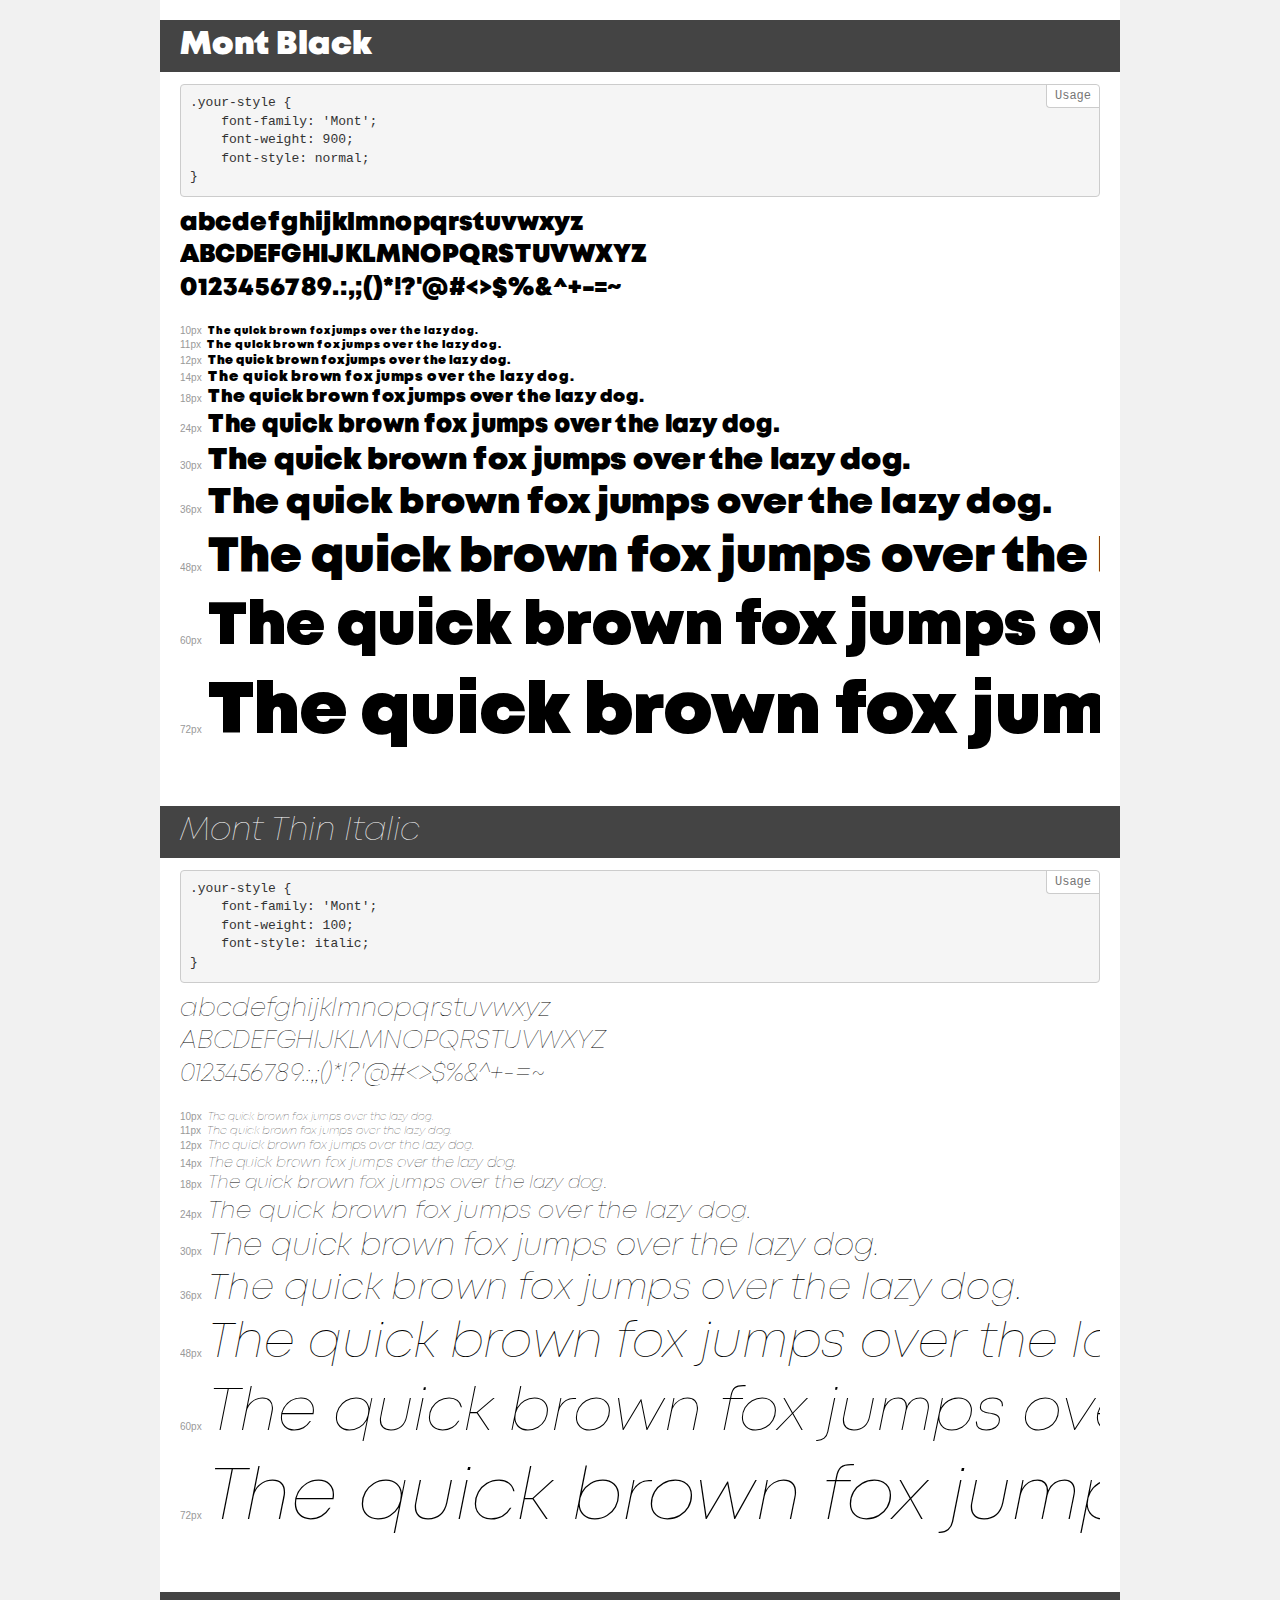
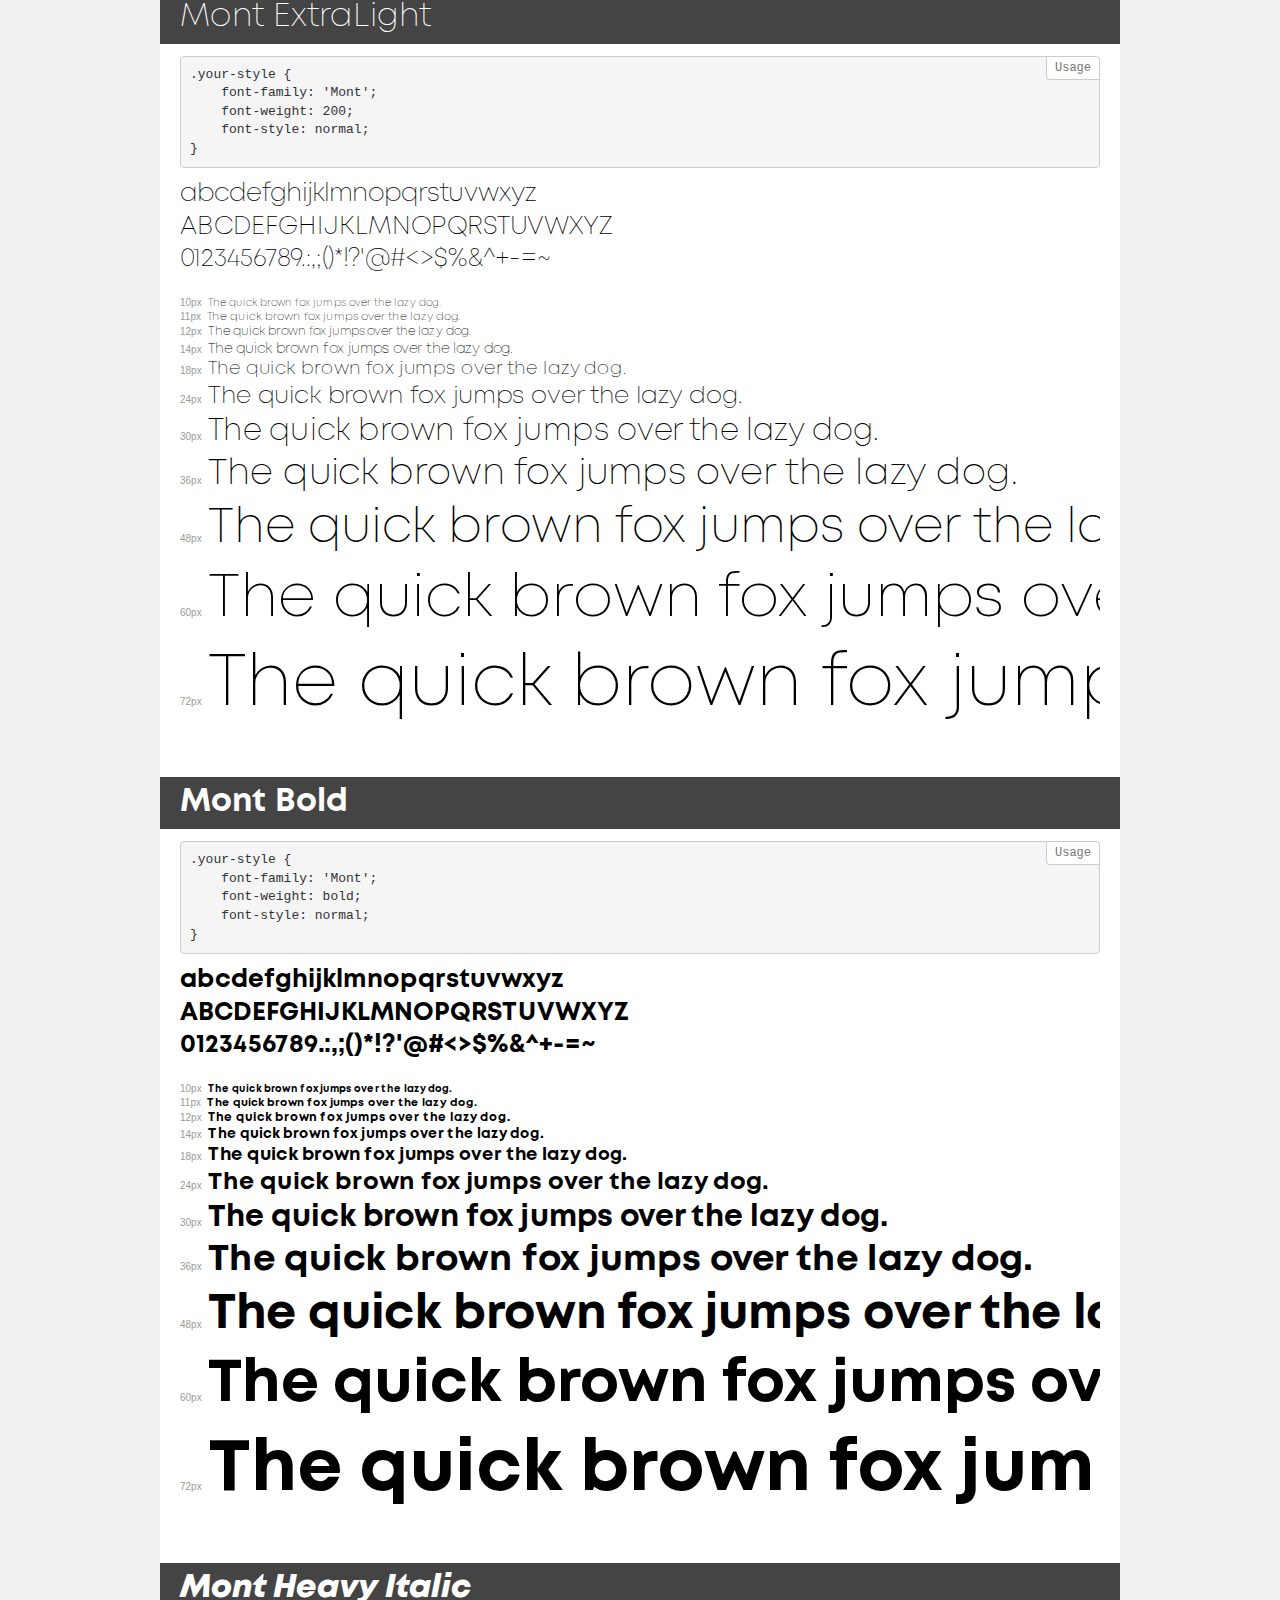
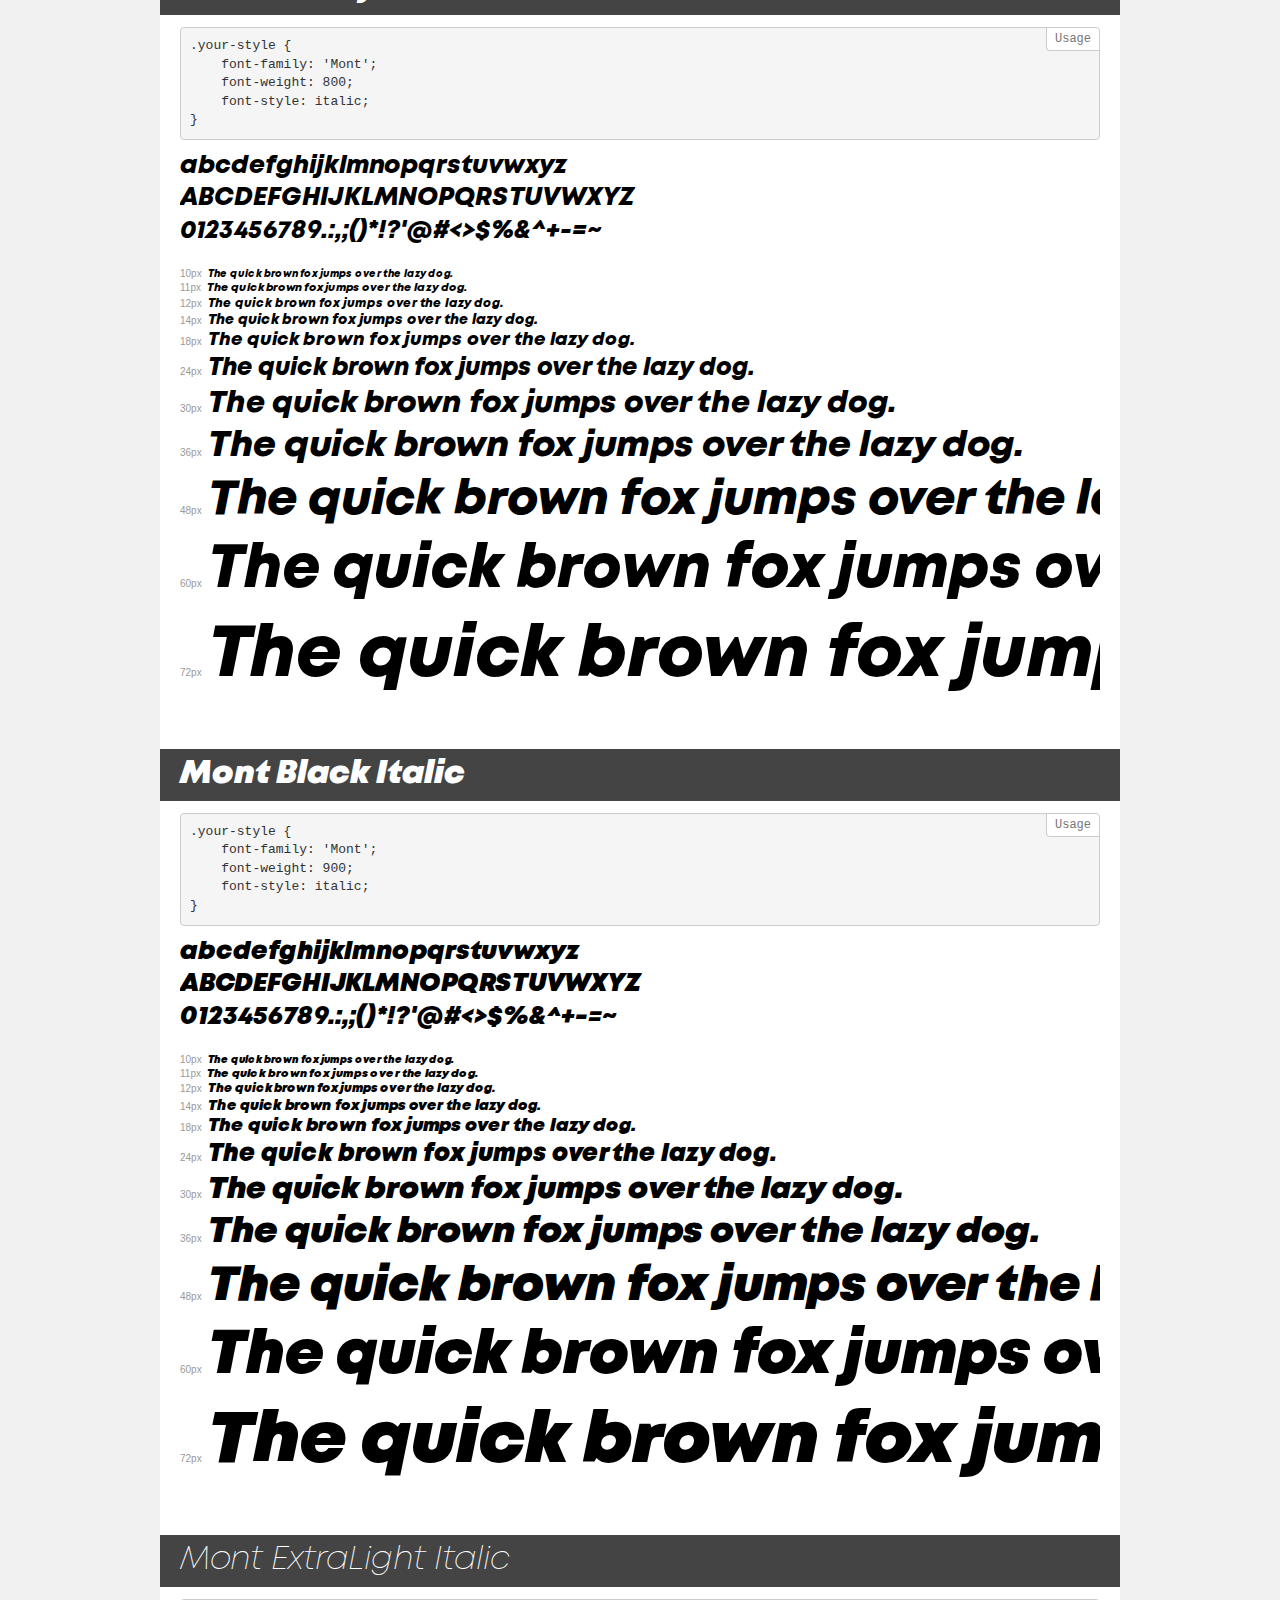
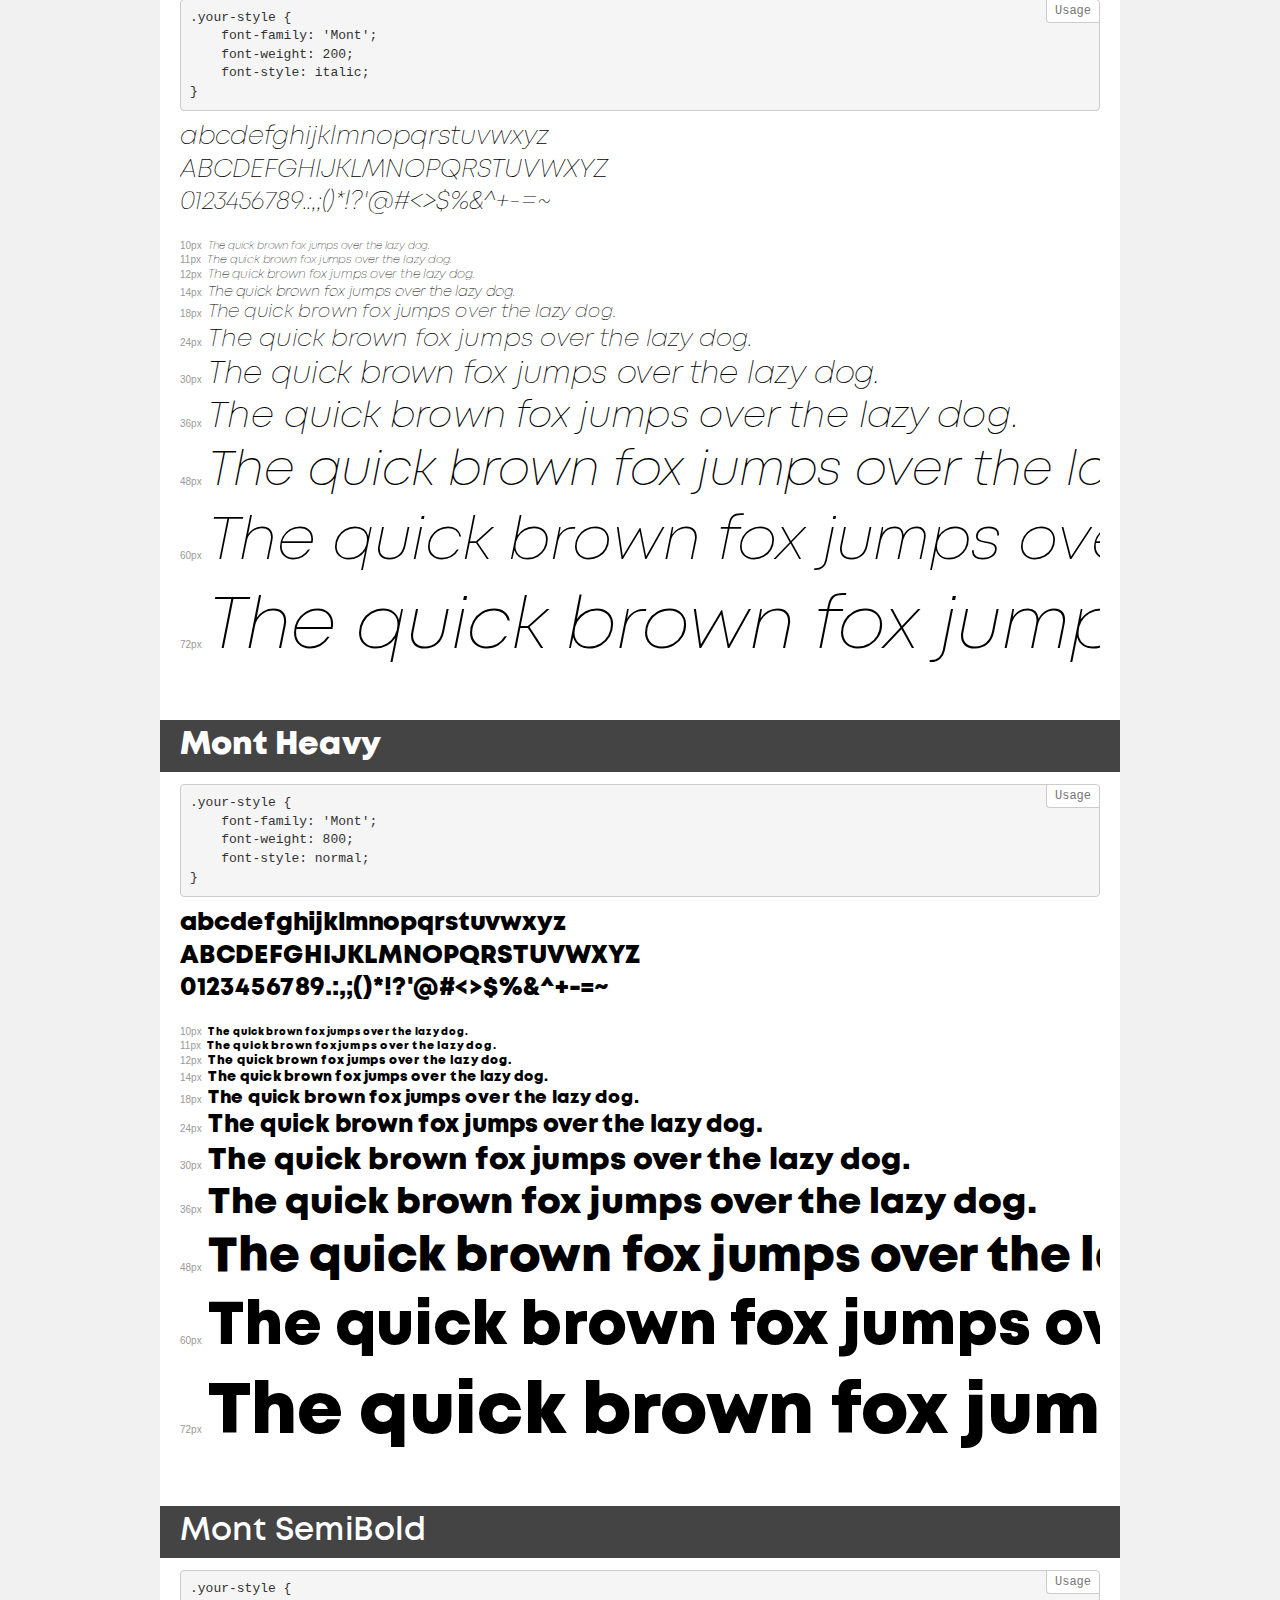
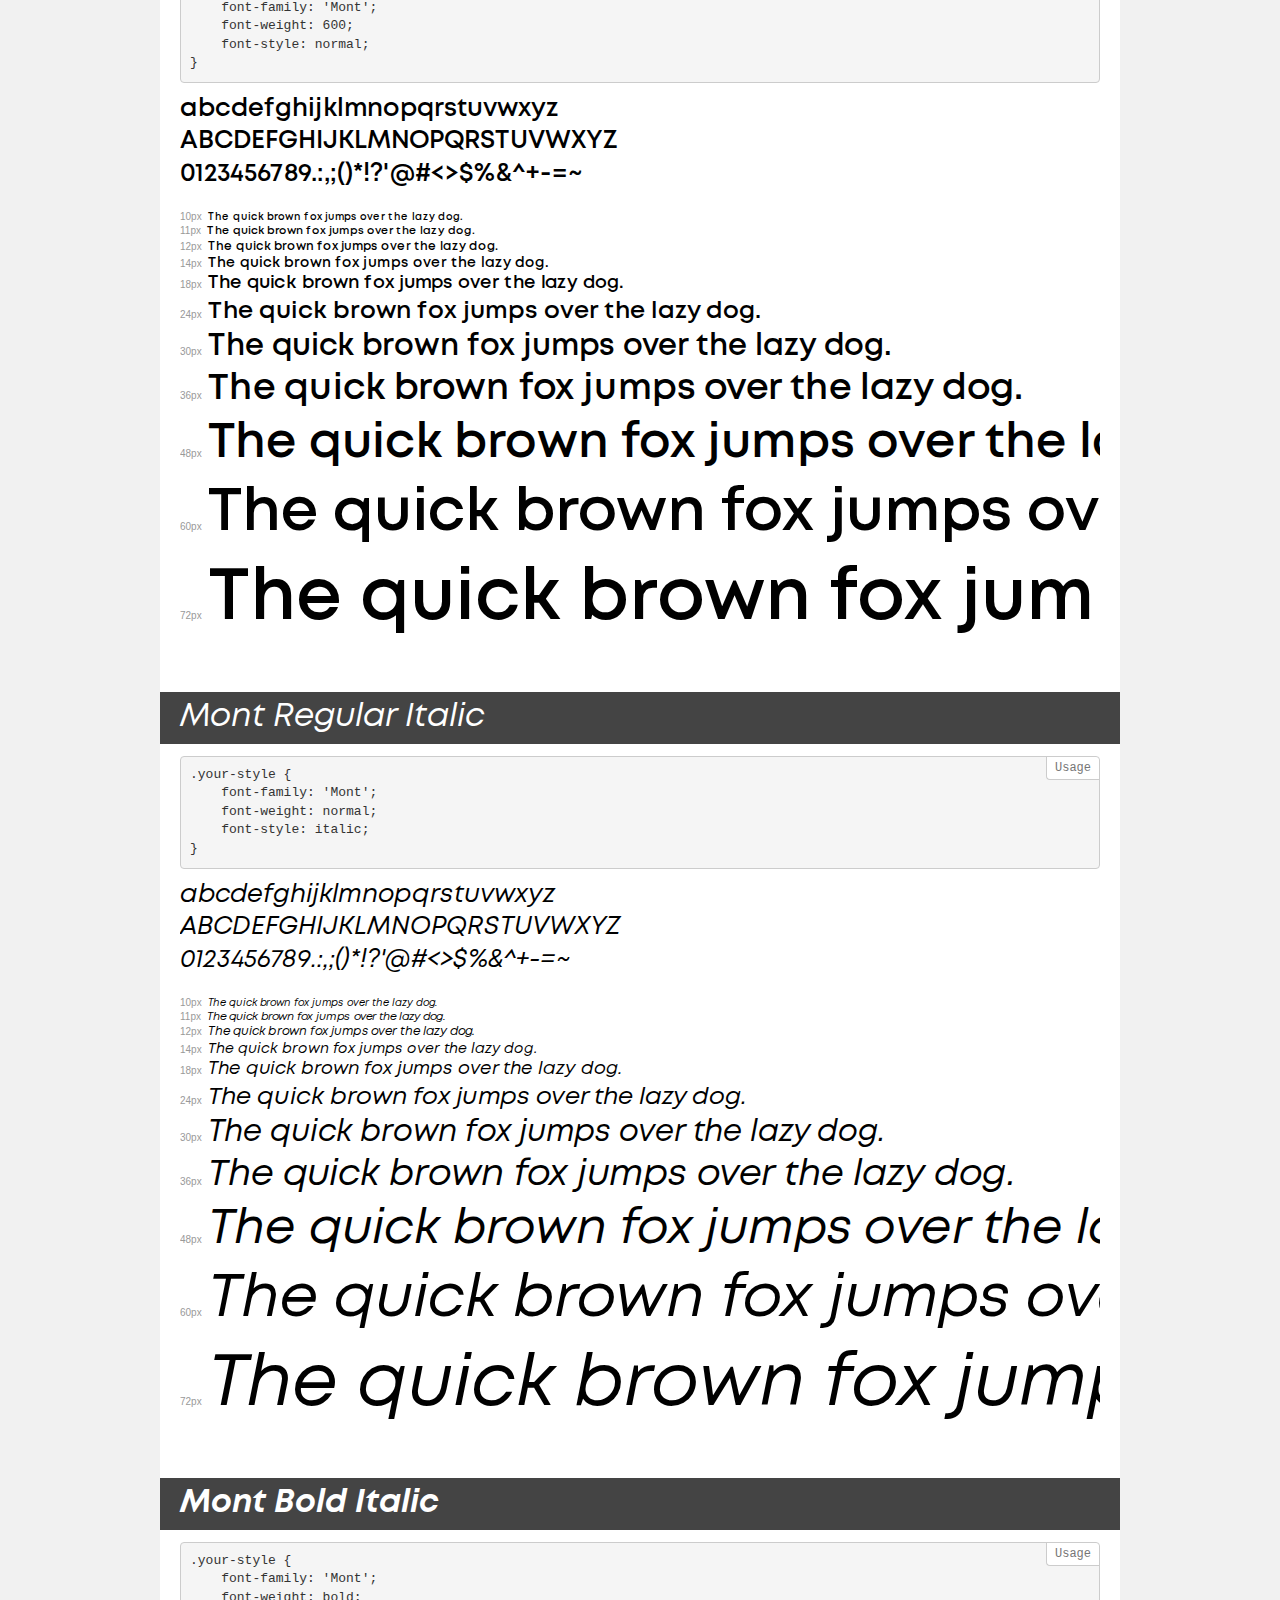
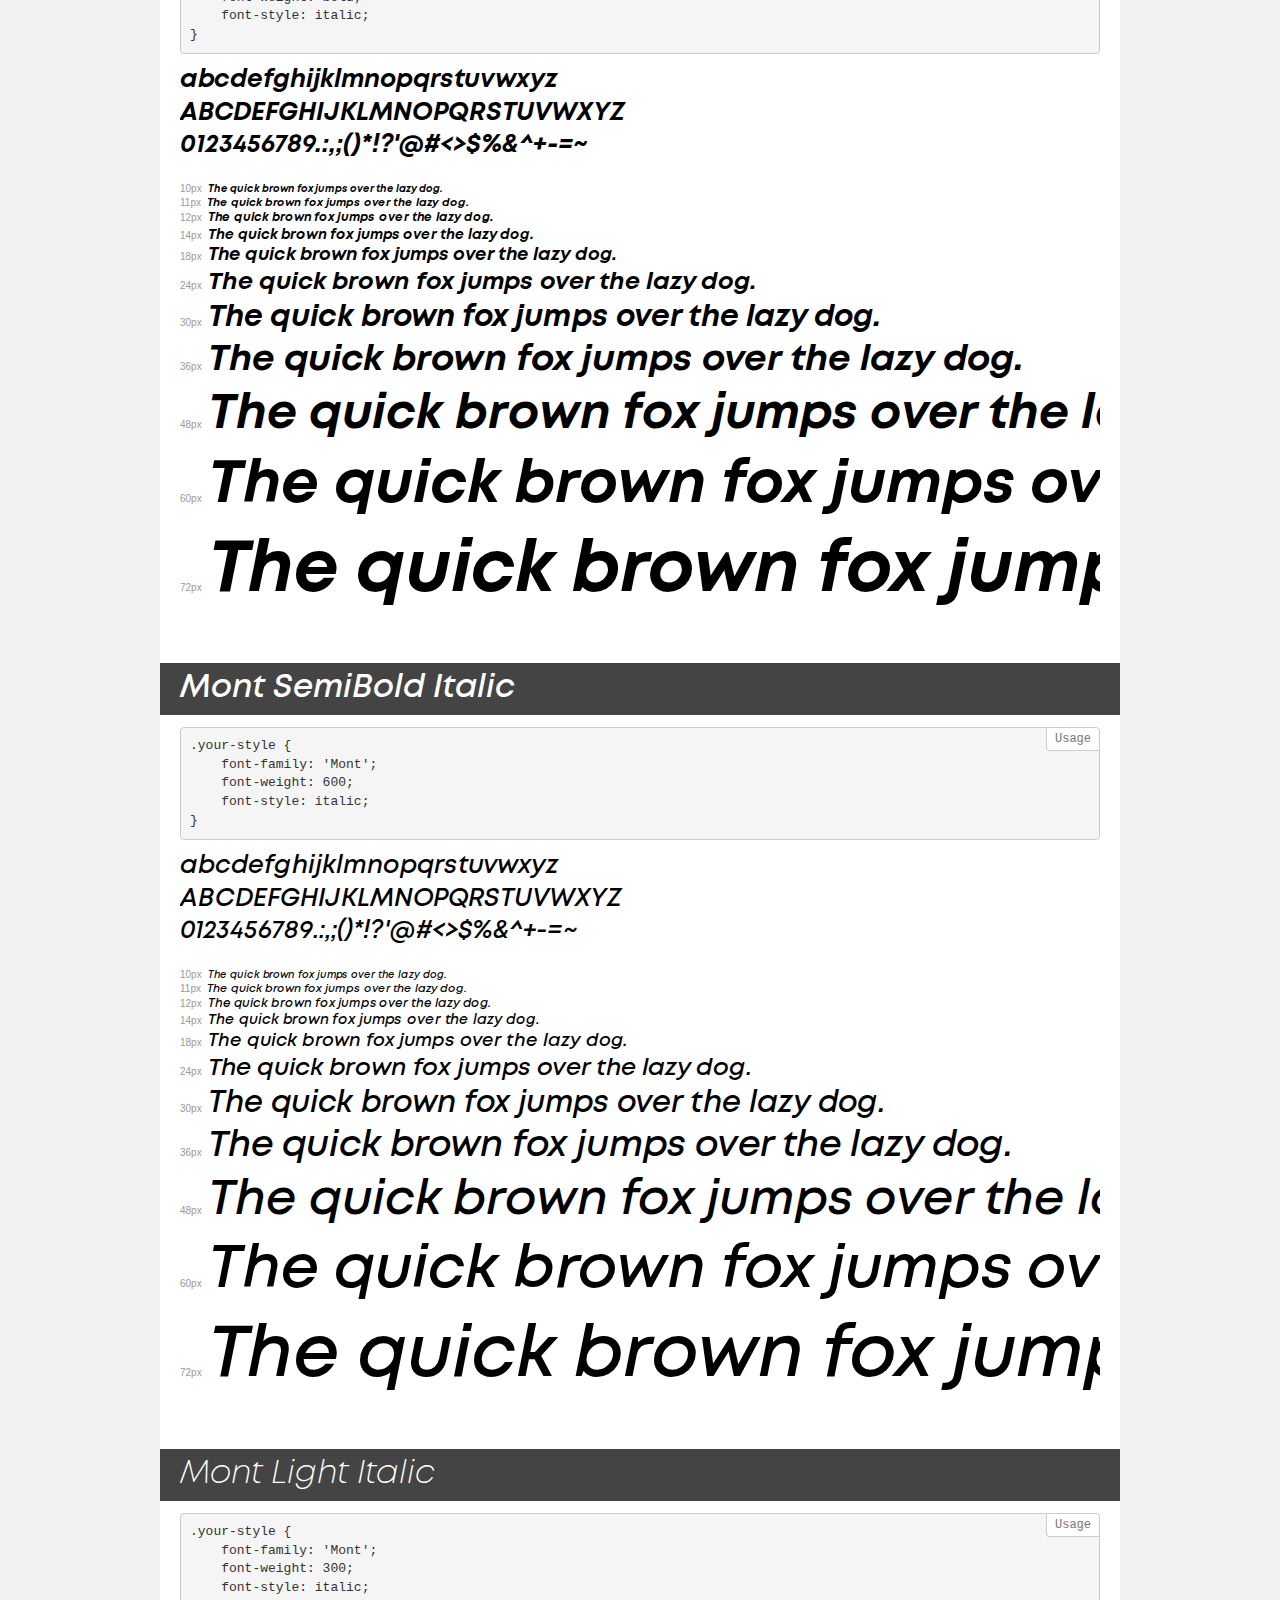
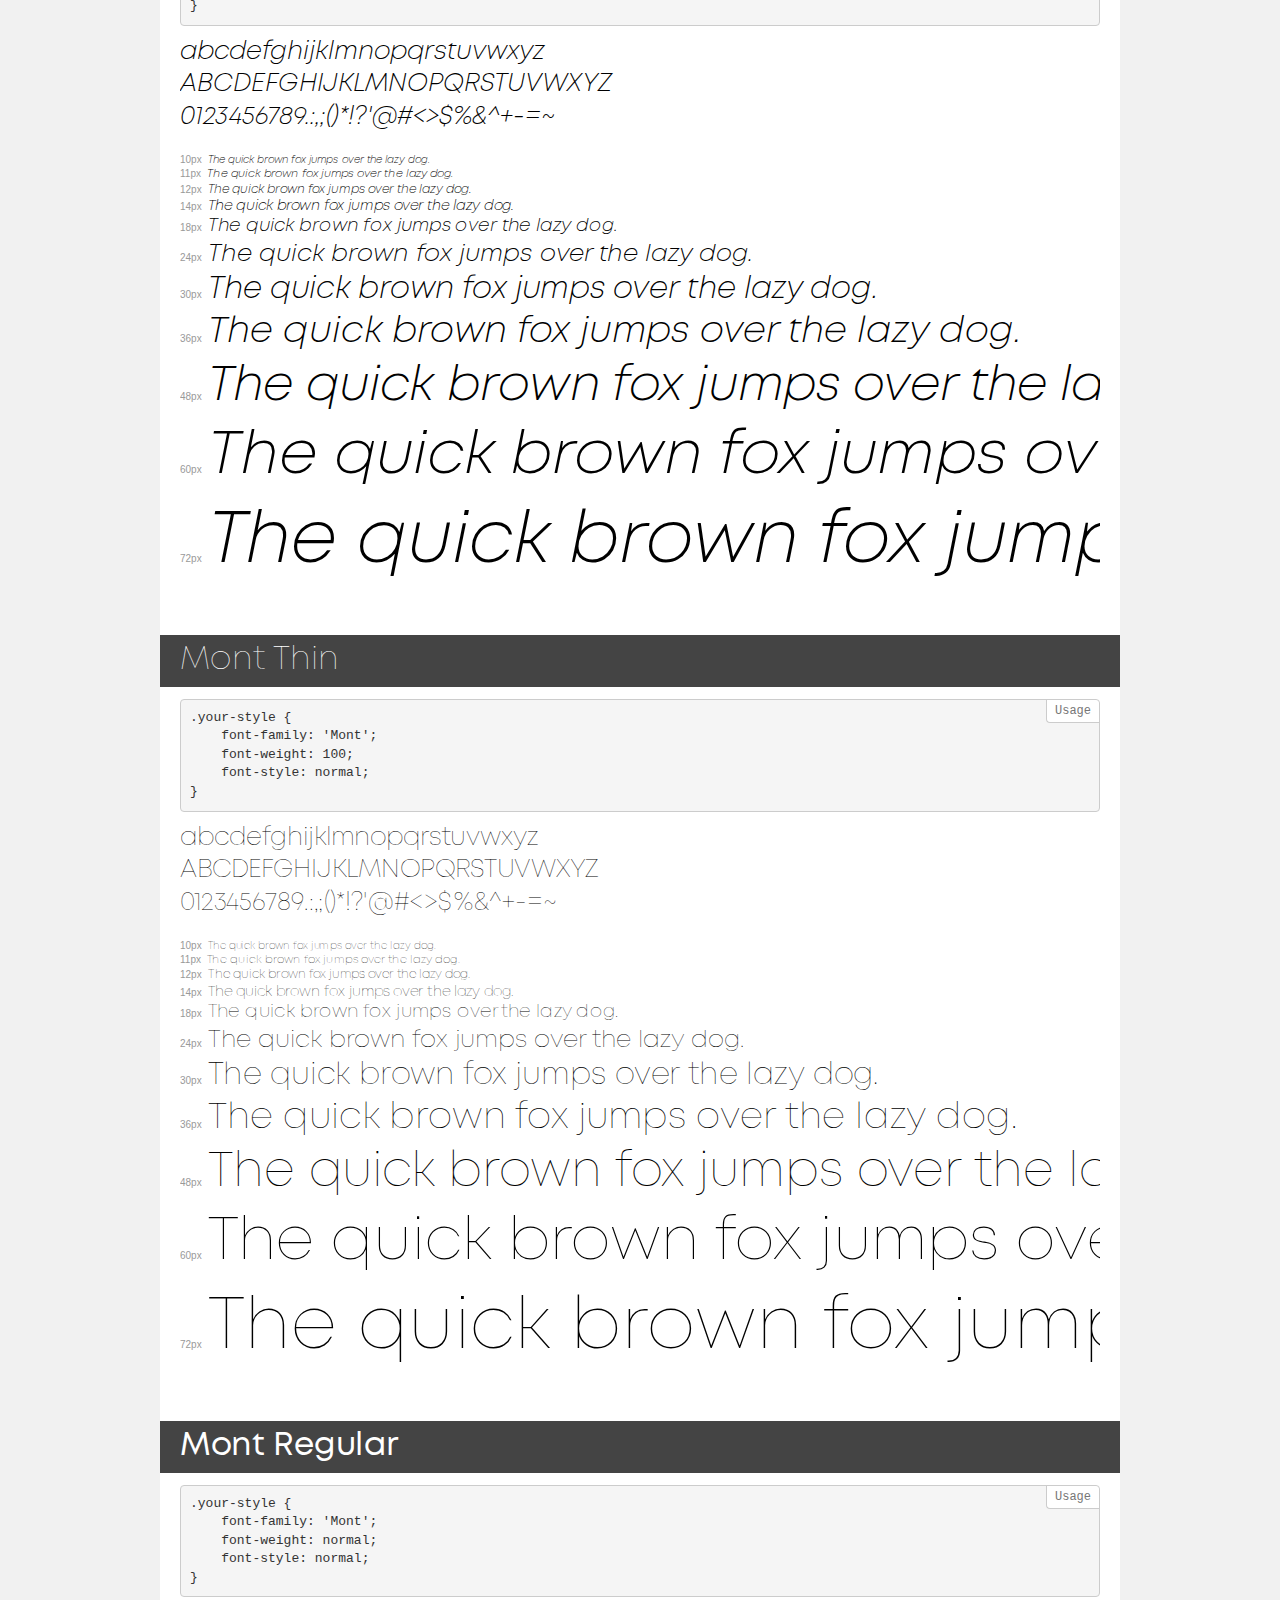
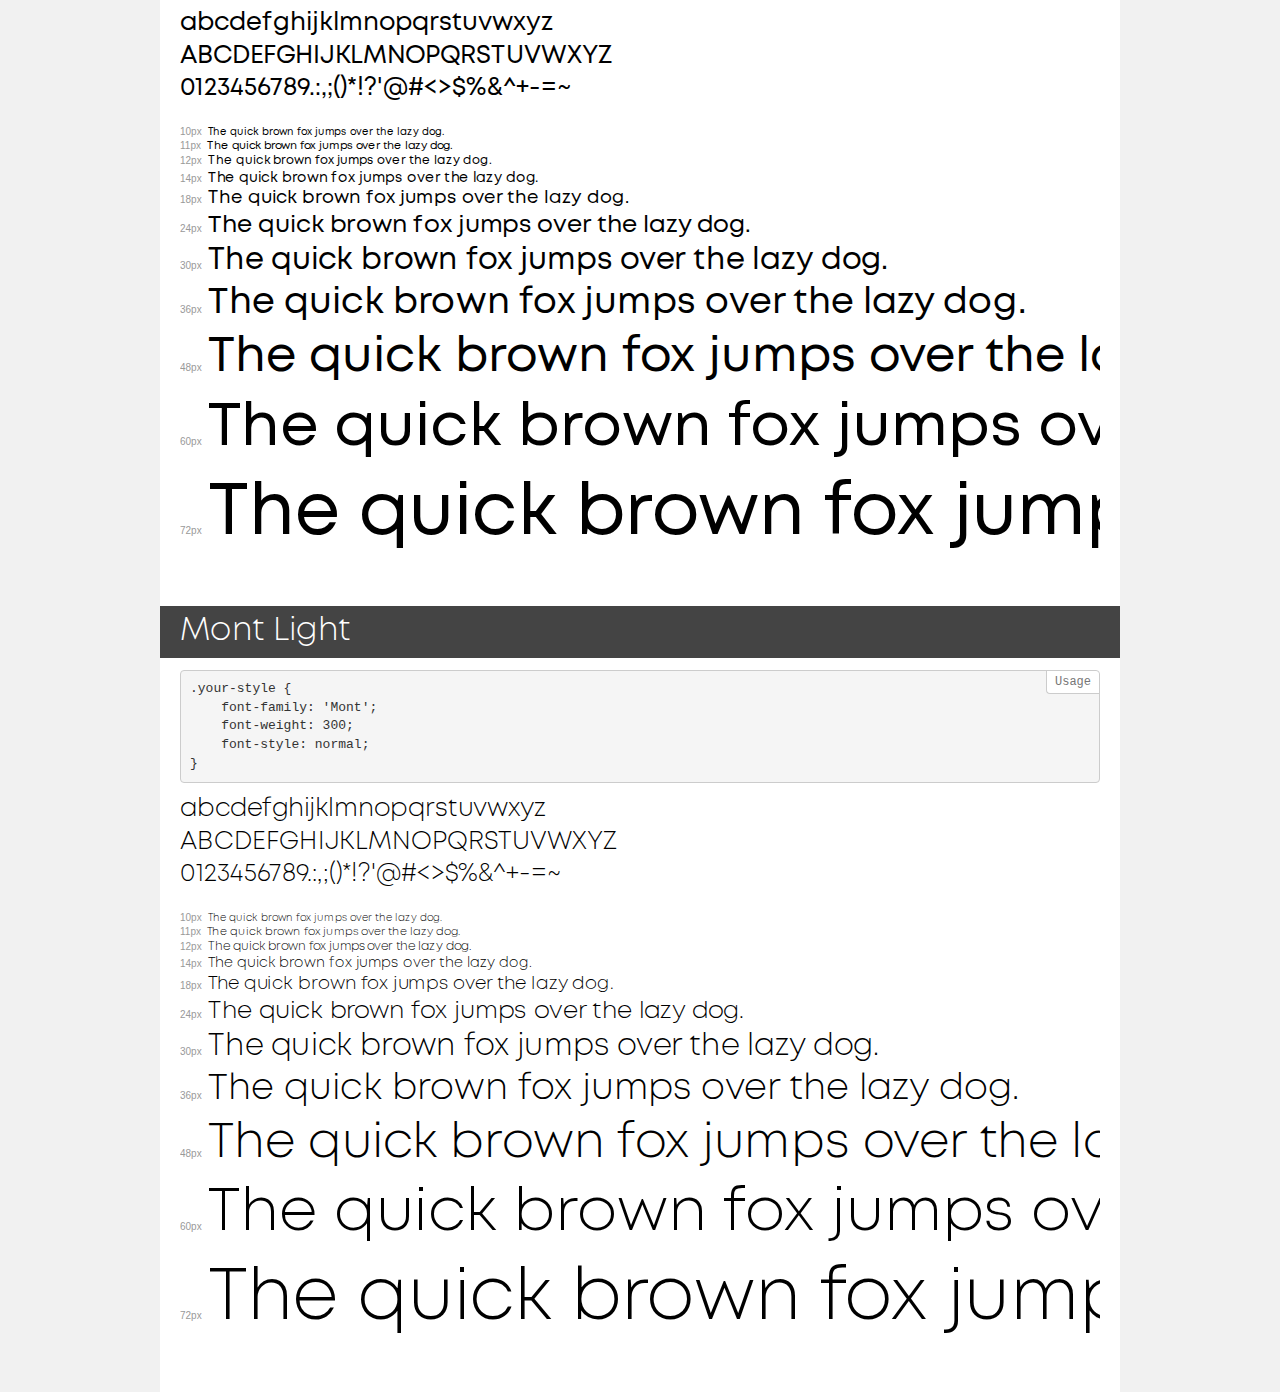
<file: font/demo.html>
<!DOCTYPE html>
<html>
<head>
    <meta charset="utf-8">
    <meta http-equiv="X-UA-Compatible" content="IE=edge">
    <meta name="viewport" content="width=device-width, initial-scale=1">
    <meta name="robots" content="noindex, noarchive">
    <meta name="format-detection" content="telephone=no">
    <title>Transfonter demo</title>
    <link href="stylesheet.css" rel="stylesheet">
    <style>
        /*
        http://meyerweb.com/eric/tools/css/reset/
        v2.0 | 20110126
        License: none (public domain)
        */
        html, body, div, span, applet, object, iframe,
        h1, h2, h3, h4, h5, h6, p, blockquote, pre,
        a, abbr, acronym, address, big, cite, code,
        del, dfn, em, img, ins, kbd, q, s, samp,
        small, strike, strong, sub, sup, tt, var,
        b, u, i, center,
        dl, dt, dd, ol, ul, li,
        fieldset, form, label, legend,
        table, caption, tbody, tfoot, thead, tr, th, td,
        article, aside, canvas, details, embed,
        figure, figcaption, footer, header, hgroup,
        menu, nav, output, ruby, section, summary,
        time, mark, audio, video {
            margin: 0;
            padding: 0;
            border: 0;
            font-size: 100%;
            font: inherit;
            vertical-align: baseline;
        }
        /* HTML5 display-role reset for older browsers */
        article, aside, details, figcaption, figure,
        footer, header, hgroup, menu, nav, section {
            display: block;
        }
        body {
            line-height: 1;
        }
        ol, ul {
            list-style: none;
        }
        blockquote, q {
            quotes: none;
        }
        blockquote:before, blockquote:after,
        q:before, q:after {
            content: '';
            content: none;
        }
        table {
            border-collapse: collapse;
            border-spacing: 0;
        }
        /* common styles */
        body {
            background: #f1f1f1;
            color: #000;
        }
        .page {
            background: #fff;
            width: 920px;
            margin: 0 auto;
            padding: 20px 20px 0 20px;
            overflow: hidden;
        }
        .font-container {
            overflow-x: auto;
            overflow-y: hidden;
            margin-bottom: 40px;
            line-height: 1.3;
            white-space: nowrap;
            padding-bottom: 5px;
        }
        h1 {
            position: relative;
            background: #444;
            font-size: 32px;
            color: #fff;
            padding: 10px 20px;
            margin: 0 -20px 12px -20px;
        }
        .letters {
            font-size: 25px;
            margin-bottom: 20px;
        }
        .s10:before {
            content: '10px';
        }
        .s11:before {
            content: '11px';
        }
        .s12:before {
            content: '12px';
        }
        .s14:before {
            content: '14px';
        }
        .s18:before {
            content: '18px';
        }
        .s24:before {
            content: '24px';
        }
        .s30:before {
            content: '30px';
        }
        .s36:before {
            content: '36px';
        }
        .s48:before {
            content: '48px';
        }
        .s60:before {
            content: '60px';
        }
        .s72:before {
            content: '72px';
        }
        .s10:before, .s11:before, .s12:before, .s14:before,
        .s18:before, .s24:before, .s30:before, .s36:before,
        .s48:before, .s60:before, .s72:before {
            font-family: Arial, sans-serif;
            font-size: 10px;
            font-weight: normal;
            font-style: normal;
            color: #999;
            padding-right: 6px;
        }
        pre {
            display: block;
            position: relative;
            padding: 9px;
            margin: 0 0 10px;
            font-family: Monaco, Menlo, Consolas, "Courier New", monospace !important;
            font-size: 13px;
            line-height: 1.428571429;
            color: #333;
            font-weight: normal !important;
            font-style: normal !important;
            background-color: #f5f5f5;
            border: 1px solid #ccc;
            overflow-x: auto;
            border-radius: 4px;
        }
        pre:after {
            display: block;
            position: absolute;
            right: 0;
            top: 0;
            content: 'Usage';
            line-height: 1;
            padding: 5px 8px;
            font-size: 12px;
            color: #767676;
            background-color: #fff;
            border: 1px solid #ccc;
            border-right: none;
            border-top: none;
            border-radius: 0 4px 0 4px;
            z-index: 10;
        }
        /* responsive */
        @media (max-width: 959px) {
            .page {
                width: auto;
                margin: 0;
            }
        }
    </style>
</head>
<body>
<div class="page">
    <div class="demo" style="font-family: 'Mont'; font-weight: 900; font-style: normal;">
        <h1>Mont Black</h1>
        <pre>.your-style {
    font-family: 'Mont';
    font-weight: 900;
    font-style: normal;
}</pre>
        <div class="font-container">
            <p class="letters">
                abcdefghijklmnopqrstuvwxyz<br>
ABCDEFGHIJKLMNOPQRSTUVWXYZ<br>
                0123456789.:,;()*!?'@#<>$%&^+-=~
            </p>
            <p class="s10" style="font-size: 10px;">The quick brown fox jumps over the lazy dog.</p>
            <p class="s11" style="font-size: 11px;">The quick brown fox jumps over the lazy dog.</p>
            <p class="s12" style="font-size: 12px;">The quick brown fox jumps over the lazy dog.</p>
            <p class="s14" style="font-size: 14px;">The quick brown fox jumps over the lazy dog.</p>
            <p class="s18" style="font-size: 18px;">The quick brown fox jumps over the lazy dog.</p>
            <p class="s24" style="font-size: 24px;">The quick brown fox jumps over the lazy dog.</p>
            <p class="s30" style="font-size: 30px;">The quick brown fox jumps over the lazy dog.</p>
            <p class="s36" style="font-size: 36px;">The quick brown fox jumps over the lazy dog.</p>
            <p class="s48" style="font-size: 48px;">The quick brown fox jumps over the lazy dog.</p>
            <p class="s60" style="font-size: 60px;">The quick brown fox jumps over the lazy dog.</p>
            <p class="s72" style="font-size: 72px;">The quick brown fox jumps over the lazy dog.</p>
        </div>
    </div>
    <div class="demo" style="font-family: 'Mont'; font-weight: 100; font-style: italic;">
        <h1>Mont Thin Italic</h1>
        <pre>.your-style {
    font-family: 'Mont';
    font-weight: 100;
    font-style: italic;
}</pre>
        <div class="font-container">
            <p class="letters">
                abcdefghijklmnopqrstuvwxyz<br>
ABCDEFGHIJKLMNOPQRSTUVWXYZ<br>
                0123456789.:,;()*!?'@#<>$%&^+-=~
            </p>
            <p class="s10" style="font-size: 10px;">The quick brown fox jumps over the lazy dog.</p>
            <p class="s11" style="font-size: 11px;">The quick brown fox jumps over the lazy dog.</p>
            <p class="s12" style="font-size: 12px;">The quick brown fox jumps over the lazy dog.</p>
            <p class="s14" style="font-size: 14px;">The quick brown fox jumps over the lazy dog.</p>
            <p class="s18" style="font-size: 18px;">The quick brown fox jumps over the lazy dog.</p>
            <p class="s24" style="font-size: 24px;">The quick brown fox jumps over the lazy dog.</p>
            <p class="s30" style="font-size: 30px;">The quick brown fox jumps over the lazy dog.</p>
            <p class="s36" style="font-size: 36px;">The quick brown fox jumps over the lazy dog.</p>
            <p class="s48" style="font-size: 48px;">The quick brown fox jumps over the lazy dog.</p>
            <p class="s60" style="font-size: 60px;">The quick brown fox jumps over the lazy dog.</p>
            <p class="s72" style="font-size: 72px;">The quick brown fox jumps over the lazy dog.</p>
        </div>
    </div>
    <div class="demo" style="font-family: 'Mont'; font-weight: 200; font-style: normal;">
        <h1>Mont ExtraLight</h1>
        <pre>.your-style {
    font-family: 'Mont';
    font-weight: 200;
    font-style: normal;
}</pre>
        <div class="font-container">
            <p class="letters">
                abcdefghijklmnopqrstuvwxyz<br>
ABCDEFGHIJKLMNOPQRSTUVWXYZ<br>
                0123456789.:,;()*!?'@#<>$%&^+-=~
            </p>
            <p class="s10" style="font-size: 10px;">The quick brown fox jumps over the lazy dog.</p>
            <p class="s11" style="font-size: 11px;">The quick brown fox jumps over the lazy dog.</p>
            <p class="s12" style="font-size: 12px;">The quick brown fox jumps over the lazy dog.</p>
            <p class="s14" style="font-size: 14px;">The quick brown fox jumps over the lazy dog.</p>
            <p class="s18" style="font-size: 18px;">The quick brown fox jumps over the lazy dog.</p>
            <p class="s24" style="font-size: 24px;">The quick brown fox jumps over the lazy dog.</p>
            <p class="s30" style="font-size: 30px;">The quick brown fox jumps over the lazy dog.</p>
            <p class="s36" style="font-size: 36px;">The quick brown fox jumps over the lazy dog.</p>
            <p class="s48" style="font-size: 48px;">The quick brown fox jumps over the lazy dog.</p>
            <p class="s60" style="font-size: 60px;">The quick brown fox jumps over the lazy dog.</p>
            <p class="s72" style="font-size: 72px;">The quick brown fox jumps over the lazy dog.</p>
        </div>
    </div>
    <div class="demo" style="font-family: 'Mont'; font-weight: bold; font-style: normal;">
        <h1>Mont Bold</h1>
        <pre>.your-style {
    font-family: 'Mont';
    font-weight: bold;
    font-style: normal;
}</pre>
        <div class="font-container">
            <p class="letters">
                abcdefghijklmnopqrstuvwxyz<br>
ABCDEFGHIJKLMNOPQRSTUVWXYZ<br>
                0123456789.:,;()*!?'@#<>$%&^+-=~
            </p>
            <p class="s10" style="font-size: 10px;">The quick brown fox jumps over the lazy dog.</p>
            <p class="s11" style="font-size: 11px;">The quick brown fox jumps over the lazy dog.</p>
            <p class="s12" style="font-size: 12px;">The quick brown fox jumps over the lazy dog.</p>
            <p class="s14" style="font-size: 14px;">The quick brown fox jumps over the lazy dog.</p>
            <p class="s18" style="font-size: 18px;">The quick brown fox jumps over the lazy dog.</p>
            <p class="s24" style="font-size: 24px;">The quick brown fox jumps over the lazy dog.</p>
            <p class="s30" style="font-size: 30px;">The quick brown fox jumps over the lazy dog.</p>
            <p class="s36" style="font-size: 36px;">The quick brown fox jumps over the lazy dog.</p>
            <p class="s48" style="font-size: 48px;">The quick brown fox jumps over the lazy dog.</p>
            <p class="s60" style="font-size: 60px;">The quick brown fox jumps over the lazy dog.</p>
            <p class="s72" style="font-size: 72px;">The quick brown fox jumps over the lazy dog.</p>
        </div>
    </div>
    <div class="demo" style="font-family: 'Mont'; font-weight: 800; font-style: italic;">
        <h1>Mont Heavy Italic</h1>
        <pre>.your-style {
    font-family: 'Mont';
    font-weight: 800;
    font-style: italic;
}</pre>
        <div class="font-container">
            <p class="letters">
                abcdefghijklmnopqrstuvwxyz<br>
ABCDEFGHIJKLMNOPQRSTUVWXYZ<br>
                0123456789.:,;()*!?'@#<>$%&^+-=~
            </p>
            <p class="s10" style="font-size: 10px;">The quick brown fox jumps over the lazy dog.</p>
            <p class="s11" style="font-size: 11px;">The quick brown fox jumps over the lazy dog.</p>
            <p class="s12" style="font-size: 12px;">The quick brown fox jumps over the lazy dog.</p>
            <p class="s14" style="font-size: 14px;">The quick brown fox jumps over the lazy dog.</p>
            <p class="s18" style="font-size: 18px;">The quick brown fox jumps over the lazy dog.</p>
            <p class="s24" style="font-size: 24px;">The quick brown fox jumps over the lazy dog.</p>
            <p class="s30" style="font-size: 30px;">The quick brown fox jumps over the lazy dog.</p>
            <p class="s36" style="font-size: 36px;">The quick brown fox jumps over the lazy dog.</p>
            <p class="s48" style="font-size: 48px;">The quick brown fox jumps over the lazy dog.</p>
            <p class="s60" style="font-size: 60px;">The quick brown fox jumps over the lazy dog.</p>
            <p class="s72" style="font-size: 72px;">The quick brown fox jumps over the lazy dog.</p>
        </div>
    </div>
    <div class="demo" style="font-family: 'Mont'; font-weight: 900; font-style: italic;">
        <h1>Mont Black Italic</h1>
        <pre>.your-style {
    font-family: 'Mont';
    font-weight: 900;
    font-style: italic;
}</pre>
        <div class="font-container">
            <p class="letters">
                abcdefghijklmnopqrstuvwxyz<br>
ABCDEFGHIJKLMNOPQRSTUVWXYZ<br>
                0123456789.:,;()*!?'@#<>$%&^+-=~
            </p>
            <p class="s10" style="font-size: 10px;">The quick brown fox jumps over the lazy dog.</p>
            <p class="s11" style="font-size: 11px;">The quick brown fox jumps over the lazy dog.</p>
            <p class="s12" style="font-size: 12px;">The quick brown fox jumps over the lazy dog.</p>
            <p class="s14" style="font-size: 14px;">The quick brown fox jumps over the lazy dog.</p>
            <p class="s18" style="font-size: 18px;">The quick brown fox jumps over the lazy dog.</p>
            <p class="s24" style="font-size: 24px;">The quick brown fox jumps over the lazy dog.</p>
            <p class="s30" style="font-size: 30px;">The quick brown fox jumps over the lazy dog.</p>
            <p class="s36" style="font-size: 36px;">The quick brown fox jumps over the lazy dog.</p>
            <p class="s48" style="font-size: 48px;">The quick brown fox jumps over the lazy dog.</p>
            <p class="s60" style="font-size: 60px;">The quick brown fox jumps over the lazy dog.</p>
            <p class="s72" style="font-size: 72px;">The quick brown fox jumps over the lazy dog.</p>
        </div>
    </div>
    <div class="demo" style="font-family: 'Mont'; font-weight: 200; font-style: italic;">
        <h1>Mont ExtraLight Italic</h1>
        <pre>.your-style {
    font-family: 'Mont';
    font-weight: 200;
    font-style: italic;
}</pre>
        <div class="font-container">
            <p class="letters">
                abcdefghijklmnopqrstuvwxyz<br>
ABCDEFGHIJKLMNOPQRSTUVWXYZ<br>
                0123456789.:,;()*!?'@#<>$%&^+-=~
            </p>
            <p class="s10" style="font-size: 10px;">The quick brown fox jumps over the lazy dog.</p>
            <p class="s11" style="font-size: 11px;">The quick brown fox jumps over the lazy dog.</p>
            <p class="s12" style="font-size: 12px;">The quick brown fox jumps over the lazy dog.</p>
            <p class="s14" style="font-size: 14px;">The quick brown fox jumps over the lazy dog.</p>
            <p class="s18" style="font-size: 18px;">The quick brown fox jumps over the lazy dog.</p>
            <p class="s24" style="font-size: 24px;">The quick brown fox jumps over the lazy dog.</p>
            <p class="s30" style="font-size: 30px;">The quick brown fox jumps over the lazy dog.</p>
            <p class="s36" style="font-size: 36px;">The quick brown fox jumps over the lazy dog.</p>
            <p class="s48" style="font-size: 48px;">The quick brown fox jumps over the lazy dog.</p>
            <p class="s60" style="font-size: 60px;">The quick brown fox jumps over the lazy dog.</p>
            <p class="s72" style="font-size: 72px;">The quick brown fox jumps over the lazy dog.</p>
        </div>
    </div>
    <div class="demo" style="font-family: 'Mont'; font-weight: 800; font-style: normal;">
        <h1>Mont Heavy</h1>
        <pre>.your-style {
    font-family: 'Mont';
    font-weight: 800;
    font-style: normal;
}</pre>
        <div class="font-container">
            <p class="letters">
                abcdefghijklmnopqrstuvwxyz<br>
ABCDEFGHIJKLMNOPQRSTUVWXYZ<br>
                0123456789.:,;()*!?'@#<>$%&^+-=~
            </p>
            <p class="s10" style="font-size: 10px;">The quick brown fox jumps over the lazy dog.</p>
            <p class="s11" style="font-size: 11px;">The quick brown fox jumps over the lazy dog.</p>
            <p class="s12" style="font-size: 12px;">The quick brown fox jumps over the lazy dog.</p>
            <p class="s14" style="font-size: 14px;">The quick brown fox jumps over the lazy dog.</p>
            <p class="s18" style="font-size: 18px;">The quick brown fox jumps over the lazy dog.</p>
            <p class="s24" style="font-size: 24px;">The quick brown fox jumps over the lazy dog.</p>
            <p class="s30" style="font-size: 30px;">The quick brown fox jumps over the lazy dog.</p>
            <p class="s36" style="font-size: 36px;">The quick brown fox jumps over the lazy dog.</p>
            <p class="s48" style="font-size: 48px;">The quick brown fox jumps over the lazy dog.</p>
            <p class="s60" style="font-size: 60px;">The quick brown fox jumps over the lazy dog.</p>
            <p class="s72" style="font-size: 72px;">The quick brown fox jumps over the lazy dog.</p>
        </div>
    </div>
    <div class="demo" style="font-family: 'Mont'; font-weight: 600; font-style: normal;">
        <h1>Mont SemiBold</h1>
        <pre>.your-style {
    font-family: 'Mont';
    font-weight: 600;
    font-style: normal;
}</pre>
        <div class="font-container">
            <p class="letters">
                abcdefghijklmnopqrstuvwxyz<br>
ABCDEFGHIJKLMNOPQRSTUVWXYZ<br>
                0123456789.:,;()*!?'@#<>$%&^+-=~
            </p>
            <p class="s10" style="font-size: 10px;">The quick brown fox jumps over the lazy dog.</p>
            <p class="s11" style="font-size: 11px;">The quick brown fox jumps over the lazy dog.</p>
            <p class="s12" style="font-size: 12px;">The quick brown fox jumps over the lazy dog.</p>
            <p class="s14" style="font-size: 14px;">The quick brown fox jumps over the lazy dog.</p>
            <p class="s18" style="font-size: 18px;">The quick brown fox jumps over the lazy dog.</p>
            <p class="s24" style="font-size: 24px;">The quick brown fox jumps over the lazy dog.</p>
            <p class="s30" style="font-size: 30px;">The quick brown fox jumps over the lazy dog.</p>
            <p class="s36" style="font-size: 36px;">The quick brown fox jumps over the lazy dog.</p>
            <p class="s48" style="font-size: 48px;">The quick brown fox jumps over the lazy dog.</p>
            <p class="s60" style="font-size: 60px;">The quick brown fox jumps over the lazy dog.</p>
            <p class="s72" style="font-size: 72px;">The quick brown fox jumps over the lazy dog.</p>
        </div>
    </div>
    <div class="demo" style="font-family: 'Mont'; font-weight: normal; font-style: italic;">
        <h1>Mont Regular Italic</h1>
        <pre>.your-style {
    font-family: 'Mont';
    font-weight: normal;
    font-style: italic;
}</pre>
        <div class="font-container">
            <p class="letters">
                abcdefghijklmnopqrstuvwxyz<br>
ABCDEFGHIJKLMNOPQRSTUVWXYZ<br>
                0123456789.:,;()*!?'@#<>$%&^+-=~
            </p>
            <p class="s10" style="font-size: 10px;">The quick brown fox jumps over the lazy dog.</p>
            <p class="s11" style="font-size: 11px;">The quick brown fox jumps over the lazy dog.</p>
            <p class="s12" style="font-size: 12px;">The quick brown fox jumps over the lazy dog.</p>
            <p class="s14" style="font-size: 14px;">The quick brown fox jumps over the lazy dog.</p>
            <p class="s18" style="font-size: 18px;">The quick brown fox jumps over the lazy dog.</p>
            <p class="s24" style="font-size: 24px;">The quick brown fox jumps over the lazy dog.</p>
            <p class="s30" style="font-size: 30px;">The quick brown fox jumps over the lazy dog.</p>
            <p class="s36" style="font-size: 36px;">The quick brown fox jumps over the lazy dog.</p>
            <p class="s48" style="font-size: 48px;">The quick brown fox jumps over the lazy dog.</p>
            <p class="s60" style="font-size: 60px;">The quick brown fox jumps over the lazy dog.</p>
            <p class="s72" style="font-size: 72px;">The quick brown fox jumps over the lazy dog.</p>
        </div>
    </div>
    <div class="demo" style="font-family: 'Mont'; font-weight: bold; font-style: italic;">
        <h1>Mont Bold Italic</h1>
        <pre>.your-style {
    font-family: 'Mont';
    font-weight: bold;
    font-style: italic;
}</pre>
        <div class="font-container">
            <p class="letters">
                abcdefghijklmnopqrstuvwxyz<br>
ABCDEFGHIJKLMNOPQRSTUVWXYZ<br>
                0123456789.:,;()*!?'@#<>$%&^+-=~
            </p>
            <p class="s10" style="font-size: 10px;">The quick brown fox jumps over the lazy dog.</p>
            <p class="s11" style="font-size: 11px;">The quick brown fox jumps over the lazy dog.</p>
            <p class="s12" style="font-size: 12px;">The quick brown fox jumps over the lazy dog.</p>
            <p class="s14" style="font-size: 14px;">The quick brown fox jumps over the lazy dog.</p>
            <p class="s18" style="font-size: 18px;">The quick brown fox jumps over the lazy dog.</p>
            <p class="s24" style="font-size: 24px;">The quick brown fox jumps over the lazy dog.</p>
            <p class="s30" style="font-size: 30px;">The quick brown fox jumps over the lazy dog.</p>
            <p class="s36" style="font-size: 36px;">The quick brown fox jumps over the lazy dog.</p>
            <p class="s48" style="font-size: 48px;">The quick brown fox jumps over the lazy dog.</p>
            <p class="s60" style="font-size: 60px;">The quick brown fox jumps over the lazy dog.</p>
            <p class="s72" style="font-size: 72px;">The quick brown fox jumps over the lazy dog.</p>
        </div>
    </div>
    <div class="demo" style="font-family: 'Mont'; font-weight: 600; font-style: italic;">
        <h1>Mont SemiBold Italic</h1>
        <pre>.your-style {
    font-family: 'Mont';
    font-weight: 600;
    font-style: italic;
}</pre>
        <div class="font-container">
            <p class="letters">
                abcdefghijklmnopqrstuvwxyz<br>
ABCDEFGHIJKLMNOPQRSTUVWXYZ<br>
                0123456789.:,;()*!?'@#<>$%&^+-=~
            </p>
            <p class="s10" style="font-size: 10px;">The quick brown fox jumps over the lazy dog.</p>
            <p class="s11" style="font-size: 11px;">The quick brown fox jumps over the lazy dog.</p>
            <p class="s12" style="font-size: 12px;">The quick brown fox jumps over the lazy dog.</p>
            <p class="s14" style="font-size: 14px;">The quick brown fox jumps over the lazy dog.</p>
            <p class="s18" style="font-size: 18px;">The quick brown fox jumps over the lazy dog.</p>
            <p class="s24" style="font-size: 24px;">The quick brown fox jumps over the lazy dog.</p>
            <p class="s30" style="font-size: 30px;">The quick brown fox jumps over the lazy dog.</p>
            <p class="s36" style="font-size: 36px;">The quick brown fox jumps over the lazy dog.</p>
            <p class="s48" style="font-size: 48px;">The quick brown fox jumps over the lazy dog.</p>
            <p class="s60" style="font-size: 60px;">The quick brown fox jumps over the lazy dog.</p>
            <p class="s72" style="font-size: 72px;">The quick brown fox jumps over the lazy dog.</p>
        </div>
    </div>
    <div class="demo" style="font-family: 'Mont'; font-weight: 300; font-style: italic;">
        <h1>Mont Light Italic</h1>
        <pre>.your-style {
    font-family: 'Mont';
    font-weight: 300;
    font-style: italic;
}</pre>
        <div class="font-container">
            <p class="letters">
                abcdefghijklmnopqrstuvwxyz<br>
ABCDEFGHIJKLMNOPQRSTUVWXYZ<br>
                0123456789.:,;()*!?'@#<>$%&^+-=~
            </p>
            <p class="s10" style="font-size: 10px;">The quick brown fox jumps over the lazy dog.</p>
            <p class="s11" style="font-size: 11px;">The quick brown fox jumps over the lazy dog.</p>
            <p class="s12" style="font-size: 12px;">The quick brown fox jumps over the lazy dog.</p>
            <p class="s14" style="font-size: 14px;">The quick brown fox jumps over the lazy dog.</p>
            <p class="s18" style="font-size: 18px;">The quick brown fox jumps over the lazy dog.</p>
            <p class="s24" style="font-size: 24px;">The quick brown fox jumps over the lazy dog.</p>
            <p class="s30" style="font-size: 30px;">The quick brown fox jumps over the lazy dog.</p>
            <p class="s36" style="font-size: 36px;">The quick brown fox jumps over the lazy dog.</p>
            <p class="s48" style="font-size: 48px;">The quick brown fox jumps over the lazy dog.</p>
            <p class="s60" style="font-size: 60px;">The quick brown fox jumps over the lazy dog.</p>
            <p class="s72" style="font-size: 72px;">The quick brown fox jumps over the lazy dog.</p>
        </div>
    </div>
    <div class="demo" style="font-family: 'Mont'; font-weight: 100; font-style: normal;">
        <h1>Mont Thin</h1>
        <pre>.your-style {
    font-family: 'Mont';
    font-weight: 100;
    font-style: normal;
}</pre>
        <div class="font-container">
            <p class="letters">
                abcdefghijklmnopqrstuvwxyz<br>
ABCDEFGHIJKLMNOPQRSTUVWXYZ<br>
                0123456789.:,;()*!?'@#<>$%&^+-=~
            </p>
            <p class="s10" style="font-size: 10px;">The quick brown fox jumps over the lazy dog.</p>
            <p class="s11" style="font-size: 11px;">The quick brown fox jumps over the lazy dog.</p>
            <p class="s12" style="font-size: 12px;">The quick brown fox jumps over the lazy dog.</p>
            <p class="s14" style="font-size: 14px;">The quick brown fox jumps over the lazy dog.</p>
            <p class="s18" style="font-size: 18px;">The quick brown fox jumps over the lazy dog.</p>
            <p class="s24" style="font-size: 24px;">The quick brown fox jumps over the lazy dog.</p>
            <p class="s30" style="font-size: 30px;">The quick brown fox jumps over the lazy dog.</p>
            <p class="s36" style="font-size: 36px;">The quick brown fox jumps over the lazy dog.</p>
            <p class="s48" style="font-size: 48px;">The quick brown fox jumps over the lazy dog.</p>
            <p class="s60" style="font-size: 60px;">The quick brown fox jumps over the lazy dog.</p>
            <p class="s72" style="font-size: 72px;">The quick brown fox jumps over the lazy dog.</p>
        </div>
    </div>
    <div class="demo" style="font-family: 'Mont'; font-weight: normal; font-style: normal;">
        <h1>Mont Regular</h1>
        <pre>.your-style {
    font-family: 'Mont';
    font-weight: normal;
    font-style: normal;
}</pre>
        <div class="font-container">
            <p class="letters">
                abcdefghijklmnopqrstuvwxyz<br>
ABCDEFGHIJKLMNOPQRSTUVWXYZ<br>
                0123456789.:,;()*!?'@#<>$%&^+-=~
            </p>
            <p class="s10" style="font-size: 10px;">The quick brown fox jumps over the lazy dog.</p>
            <p class="s11" style="font-size: 11px;">The quick brown fox jumps over the lazy dog.</p>
            <p class="s12" style="font-size: 12px;">The quick brown fox jumps over the lazy dog.</p>
            <p class="s14" style="font-size: 14px;">The quick brown fox jumps over the lazy dog.</p>
            <p class="s18" style="font-size: 18px;">The quick brown fox jumps over the lazy dog.</p>
            <p class="s24" style="font-size: 24px;">The quick brown fox jumps over the lazy dog.</p>
            <p class="s30" style="font-size: 30px;">The quick brown fox jumps over the lazy dog.</p>
            <p class="s36" style="font-size: 36px;">The quick brown fox jumps over the lazy dog.</p>
            <p class="s48" style="font-size: 48px;">The quick brown fox jumps over the lazy dog.</p>
            <p class="s60" style="font-size: 60px;">The quick brown fox jumps over the lazy dog.</p>
            <p class="s72" style="font-size: 72px;">The quick brown fox jumps over the lazy dog.</p>
        </div>
    </div>
    <div class="demo" style="font-family: 'Mont'; font-weight: 300; font-style: normal;">
        <h1>Mont Light</h1>
        <pre>.your-style {
    font-family: 'Mont';
    font-weight: 300;
    font-style: normal;
}</pre>
        <div class="font-container">
            <p class="letters">
                abcdefghijklmnopqrstuvwxyz<br>
ABCDEFGHIJKLMNOPQRSTUVWXYZ<br>
                0123456789.:,;()*!?'@#<>$%&^+-=~
            </p>
            <p class="s10" style="font-size: 10px;">The quick brown fox jumps over the lazy dog.</p>
            <p class="s11" style="font-size: 11px;">The quick brown fox jumps over the lazy dog.</p>
            <p class="s12" style="font-size: 12px;">The quick brown fox jumps over the lazy dog.</p>
            <p class="s14" style="font-size: 14px;">The quick brown fox jumps over the lazy dog.</p>
            <p class="s18" style="font-size: 18px;">The quick brown fox jumps over the lazy dog.</p>
            <p class="s24" style="font-size: 24px;">The quick brown fox jumps over the lazy dog.</p>
            <p class="s30" style="font-size: 30px;">The quick brown fox jumps over the lazy dog.</p>
            <p class="s36" style="font-size: 36px;">The quick brown fox jumps over the lazy dog.</p>
            <p class="s48" style="font-size: 48px;">The quick brown fox jumps over the lazy dog.</p>
            <p class="s60" style="font-size: 60px;">The quick brown fox jumps over the lazy dog.</p>
            <p class="s72" style="font-size: 72px;">The quick brown fox jumps over the lazy dog.</p>
        </div>
    </div>
</div>
</body>
</html>
</file>
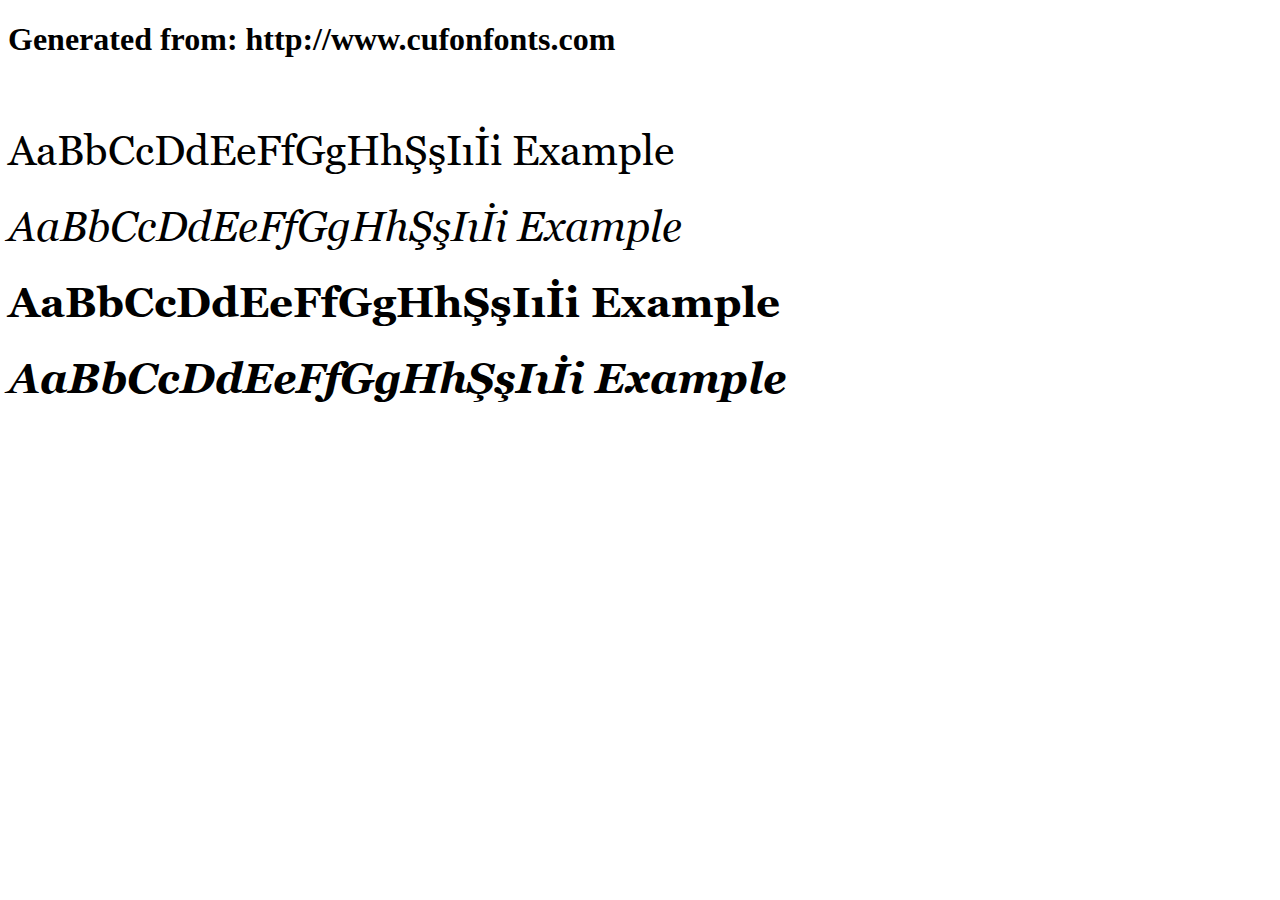
<file: font/georgia-2-cufonfonts-webfont/example.html>
<!DOCTYPE html>
<html xmlns="http://www.w3.org/1999/xhtml">
<head>
    <meta http-equiv="Content-Type" content="text/html; charset=utf-8"/>
    <link rel="stylesheet" type="text/css"
          href="style.css"/>
</head>

<body>

<h1>Generated from: http://www.cufonfonts.com</h1><br/>
<h1 style="font-family:'Georgia Regular';font-weight:normal;font-size:42px">AaBbCcDdEeFfGgHhŞşIıİi Example</h1>
<h1 style="font-family:'Georgia Italic';font-weight:normal;font-size:42px">AaBbCcDdEeFfGgHhŞşIıİi Example</h1>
<h1 style="font-family:'Georgia Bold';font-weight:normal;font-size:42px">AaBbCcDdEeFfGgHhŞşIıİi Example</h1>
<h1 style="font-family:'Georgia Bold Italic';font-weight:normal;font-size:42px">AaBbCcDdEeFfGgHhŞşIıİi Example</h1>


</body>
</html>
</file>
<file: font/stylesheet.css>
@font-face {
    font-family: 'Mont';
    src: url('Mont-Black.eot');
    src: local('Mont Black'), local('Mont-Black'),
        url('Mont-Black.eot?#iefix') format('embedded-opentype'),
        url('Mont-Black.woff2') format('woff2'),
        url('Mont-Black.woff') format('woff'),
        url('Mont-Black.ttf') format('truetype');
    font-weight: 900;
    font-style: normal;
}

@font-face {
    font-family: 'Mont';
    src: url('Mont-ThinItalic.eot');
    src: local('Mont Thin Italic'), local('Mont-ThinItalic'),
        url('Mont-ThinItalic.eot?#iefix') format('embedded-opentype'),
        url('Mont-ThinItalic.woff2') format('woff2'),
        url('Mont-ThinItalic.woff') format('woff'),
        url('Mont-ThinItalic.ttf') format('truetype');
    font-weight: 100;
    font-style: italic;
}

@font-face {
    font-family: 'Mont';
    src: url('Mont-ExtraLight.eot');
    src: local('Mont ExtraLight'), local('Mont-ExtraLight'),
        url('Mont-ExtraLight.eot?#iefix') format('embedded-opentype'),
        url('Mont-ExtraLight.woff2') format('woff2'),
        url('Mont-ExtraLight.woff') format('woff'),
        url('Mont-ExtraLight.ttf') format('truetype');
    font-weight: 200;
    font-style: normal;
}

@font-face {
    font-family: 'Mont';
    src: url('Mont-Bold.eot');
    src: local('Mont Bold'), local('Mont-Bold'),
        url('Mont-Bold.eot?#iefix') format('embedded-opentype'),
        url('Mont-Bold.woff2') format('woff2'),
        url('Mont-Bold.woff') format('woff'),
        url('Mont-Bold.ttf') format('truetype');
    font-weight: bold;
    font-style: normal;
}

@font-face {
    font-family: 'Mont';
    src: url('Mont-HeavyItalic.eot');
    src: local('Mont Heavy Italic'), local('Mont-HeavyItalic'),
        url('Mont-HeavyItalic.eot?#iefix') format('embedded-opentype'),
        url('Mont-HeavyItalic.woff2') format('woff2'),
        url('Mont-HeavyItalic.woff') format('woff'),
        url('Mont-HeavyItalic.ttf') format('truetype');
    font-weight: 800;
    font-style: italic;
}

@font-face {
    font-family: 'Mont';
    src: url('Mont-BlackItalic.eot');
    src: local('Mont Black Italic'), local('Mont-BlackItalic'),
        url('Mont-BlackItalic.eot?#iefix') format('embedded-opentype'),
        url('Mont-BlackItalic.woff2') format('woff2'),
        url('Mont-BlackItalic.woff') format('woff'),
        url('Mont-BlackItalic.ttf') format('truetype');
    font-weight: 900;
    font-style: italic;
}

@font-face {
    font-family: 'Mont';
    src: url('Mont-ExtraLightItalic.eot');
    src: local('Mont ExtraLight Italic'), local('Mont-ExtraLightItalic'),
        url('Mont-ExtraLightItalic.eot?#iefix') format('embedded-opentype'),
        url('Mont-ExtraLightItalic.woff2') format('woff2'),
        url('Mont-ExtraLightItalic.woff') format('woff'),
        url('Mont-ExtraLightItalic.ttf') format('truetype');
    font-weight: 200;
    font-style: italic;
}

@font-face {
    font-family: 'Mont';
    src: url('Mont-Heavy.eot');
    src: local('Mont Heavy'), local('Mont-Heavy'),
        url('Mont-Heavy.eot?#iefix') format('embedded-opentype'),
        url('Mont-Heavy.woff2') format('woff2'),
        url('Mont-Heavy.woff') format('woff'),
        url('Mont-Heavy.ttf') format('truetype');
    font-weight: 800;
    font-style: normal;
}

@font-face {
    font-family: 'Mont';
    src: url('Mont-SemiBold.eot');
    src: local('Mont SemiBold'), local('Mont-SemiBold'),
        url('Mont-SemiBold.eot?#iefix') format('embedded-opentype'),
        url('Mont-SemiBold.woff2') format('woff2'),
        url('Mont-SemiBold.woff') format('woff'),
        url('Mont-SemiBold.ttf') format('truetype');
    font-weight: 600;
    font-style: normal;
}

@font-face {
    font-family: 'Mont';
    src: url('Mont-RegularItalic.eot');
    src: local('Mont Regular Italic'), local('Mont-RegularItalic'),
        url('Mont-RegularItalic.eot?#iefix') format('embedded-opentype'),
        url('Mont-RegularItalic.woff2') format('woff2'),
        url('Mont-RegularItalic.woff') format('woff'),
        url('Mont-RegularItalic.ttf') format('truetype');
    font-weight: normal;
    font-style: italic;
}

@font-face {
    font-family: 'Mont';
    src: url('Mont-BoldItalic.eot');
    src: local('Mont Bold Italic'), local('Mont-BoldItalic'),
        url('Mont-BoldItalic.eot?#iefix') format('embedded-opentype'),
        url('Mont-BoldItalic.woff2') format('woff2'),
        url('Mont-BoldItalic.woff') format('woff'),
        url('Mont-BoldItalic.ttf') format('truetype');
    font-weight: bold;
    font-style: italic;
}

@font-face {
    font-family: 'Mont';
    src: url('Mont-SemiBoldItalic.eot');
    src: local('Mont SemiBold Italic'), local('Mont-SemiBoldItalic'),
        url('Mont-SemiBoldItalic.eot?#iefix') format('embedded-opentype'),
        url('Mont-SemiBoldItalic.woff2') format('woff2'),
        url('Mont-SemiBoldItalic.woff') format('woff'),
        url('Mont-SemiBoldItalic.ttf') format('truetype');
    font-weight: 600;
    font-style: italic;
}

@font-face {
    font-family: 'Mont';
    src: url('Mont-LightItalic.eot');
    src: local('Mont Light Italic'), local('Mont-LightItalic'),
        url('Mont-LightItalic.eot?#iefix') format('embedded-opentype'),
        url('Mont-LightItalic.woff2') format('woff2'),
        url('Mont-LightItalic.woff') format('woff'),
        url('Mont-LightItalic.ttf') format('truetype');
    font-weight: 300;
    font-style: italic;
}

@font-face {
    font-family: 'Mont';
    src: url('Mont-Thin.eot');
    src: local('Mont Thin'), local('Mont-Thin'),
        url('Mont-Thin.eot?#iefix') format('embedded-opentype'),
        url('Mont-Thin.woff2') format('woff2'),
        url('Mont-Thin.woff') format('woff'),
        url('Mont-Thin.ttf') format('truetype');
    font-weight: 100;
    font-style: normal;
}

@font-face {
    font-family: 'Mont';
    src: url('Mont-Regular.eot');
    src: local('Mont Regular'), local('Mont-Regular'),
        url('Mont-Regular.eot?#iefix') format('embedded-opentype'),
        url('Mont-Regular.woff2') format('woff2'),
        url('Mont-Regular.woff') format('woff'),
        url('Mont-Regular.ttf') format('truetype');
    font-weight: normal;
    font-style: normal;
}

@font-face {
    font-family: 'Mont';
    src: url('Mont-Light.eot');
    src: local('Mont Light'), local('Mont-Light'),
        url('Mont-Light.eot?#iefix') format('embedded-opentype'),
        url('Mont-Light.woff2') format('woff2'),
        url('Mont-Light.woff') format('woff'),
        url('Mont-Light.ttf') format('truetype');
    font-weight: 300;
    font-style: normal;
}
</file>
<file: font/georgia-2-cufonfonts-webfont/style.css>
/* #### Generated By: http://www.cufonfonts.com #### */

    @font-face {
    font-family: 'Georgia Regular';
    font-style: normal;
    font-weight: normal;
    src: local('Georgia Regular'), url('georgia.woff') format('woff');
    }
    

    @font-face {
    font-family: 'Georgia Italic';
    font-style: normal;
    font-weight: normal;
    src: local('Georgia Italic'), url('georgiai.woff') format('woff');
    }
    

    @font-face {
    font-family: 'Georgia Bold';
    font-style: normal;
    font-weight: normal;
    src: local('Georgia Bold'), url('georgiab.woff') format('woff');
    }
    

    @font-face {
    font-family: 'Georgia Bold Italic';
    font-style: normal;
    font-weight: normal;
    src: local('Georgia Bold Italic'), url('georgiaz.woff') format('woff');
    }
</file>
